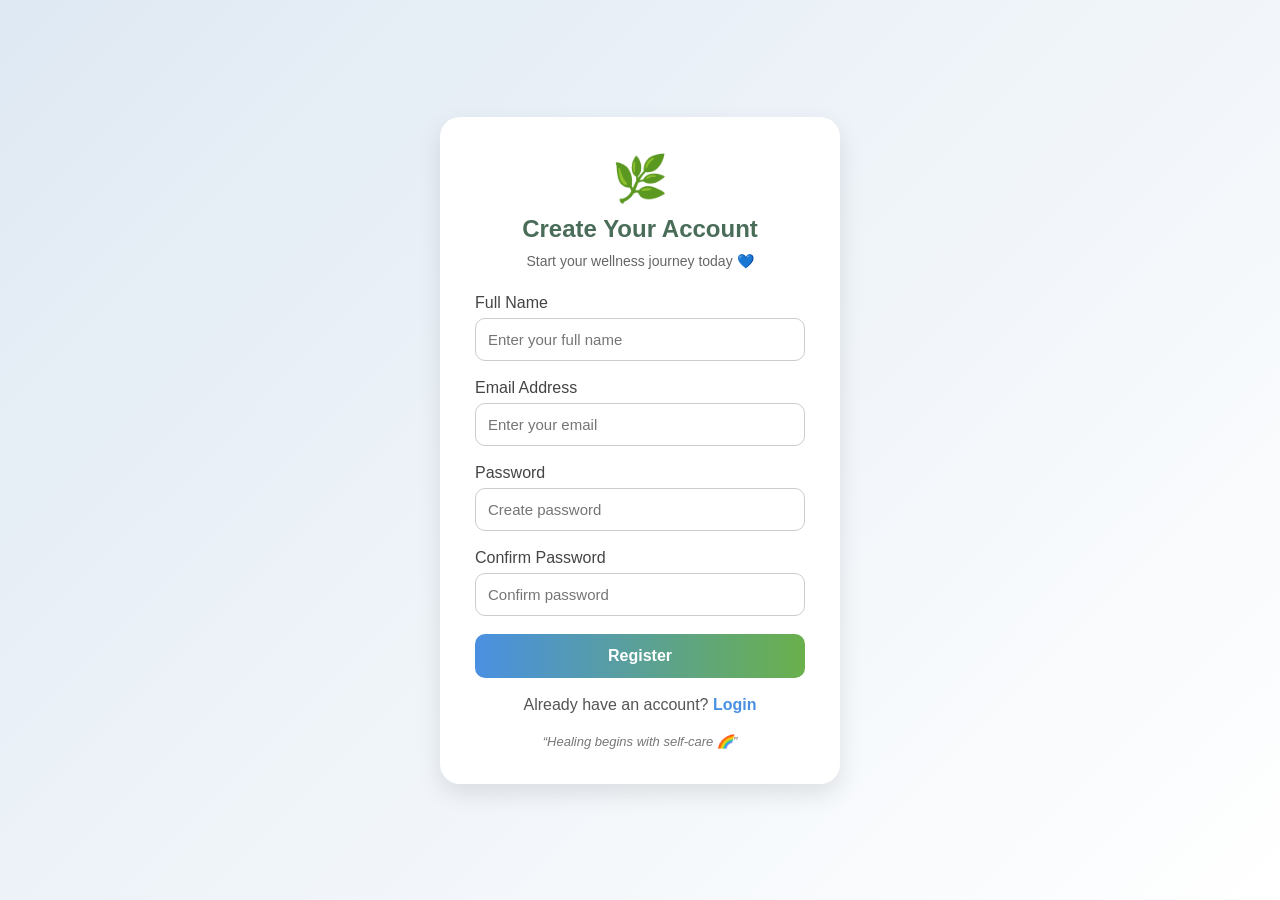
<file: index.html>
<!DOCTYPE html>
<html lang="en">
<head>
  <meta charset="UTF-8">
  <meta name="viewport"
    content="width=device-width, initial-scale=1.0"/>

  <title>Register - MindWell</title>

  <style>

    *{
      margin:0;
      padding:0;
      box-sizing:border-box;
      font-family:'Segoe UI',Tahoma,sans-serif;
    }

    body{

      height:100vh;
      display:flex;
      justify-content:center;
      align-items:center;

      background:
      linear-gradient(
        135deg,
        #dfe9f3,
        #ffffff
      );
    }

    .register-container{

      width:400px;
      background:white;
      padding:35px;
      border-radius:20px;

      box-shadow:
      0 10px 25px rgba(0,0,0,0.1);

      animation:fadeIn 1s ease;
    }

    .logo{

      text-align:center;
      font-size:45px;
      margin-bottom:10px;
    }

    .register-container h2{

      text-align:center;
      margin-bottom:10px;
      color:#4a6d5a;
    }

    .subtitle{

      text-align:center;
      color:#666;
      margin-bottom:25px;
      font-size:14px;
    }

    .input-group{

      margin-bottom:18px;
    }

    .input-group label{

      display:block;
      margin-bottom:6px;
      color:#444;
      font-weight:500;
    }

    .input-group input{

      width:100%;
      padding:12px;
      border:1px solid #ccc;
      border-radius:10px;
      outline:none;
      font-size:15px;
      transition:0.3s;
    }

    .input-group input:focus{

      border-color:#4a90e2;
      box-shadow:
      0 0 8px rgba(74,144,226,0.3);
    }

    .register-btn{

      width:100%;
      padding:13px;

      background:
      linear-gradient(
        90deg,
        #4a90e2,
        #6ab04c
      );

      color:white;
      border:none;
      border-radius:10px;
      cursor:pointer;
      font-size:16px;
      font-weight:bold;

      transition:0.3s;
    }

    .register-btn:hover{

      transform:scale(1.02);
      opacity:0.95;
    }

    .login-text{

      text-align:center;
      margin-top:18px;
      color:#555;
    }

    .login-text a{

      color:#4a90e2;
      text-decoration:none;
      font-weight:bold;
    }

    .quote{

      text-align:center;
      margin-top:20px;
      font-size:13px;
      color:#777;
      font-style:italic;
    }

    @keyframes fadeIn{

      from{
        opacity:0;
        transform:translateY(20px);
      }

      to{
        opacity:1;
        transform:translateY(0);
      }
    }

  </style>
</head>

<body>

<div class="register-container">

  <div class="logo">
    🌿
  </div>

  <h2>
    Create Your Account
  </h2>

  <p class="subtitle">
    Start your wellness journey today 💙
  </p>

  <form id="registerForm">

    <div class="input-group">

      <label>
        Full Name
      </label>

      <input
        type="text"
        id="name"
        placeholder="Enter your full name"
        required>

    </div>

    <div class="input-group">

      <label>
        Email Address
      </label>

      <input
        type="email"
        id="email"
        placeholder="Enter your email"
        required>

    </div>

    <div class="input-group">

      <label>
        Password
      </label>

      <input
        type="password"
        id="password"
        placeholder="Create password"
        required>

    </div>

    <div class="input-group">

      <label>
        Confirm Password
      </label>

      <input
        type="password"
        id="confirmPassword"
        placeholder="Confirm password"
        required>

    </div>

    <button
      type="submit"
      class="register-btn">

      Register

    </button>

  </form>

  <div class="login-text">

    Already have an account?

    <a href="login.html">
      Login
    </a>

  </div>

  <div class="quote">

    “Healing begins with self-care 🌈”

  </div>

</div>

<script>

const registerForm =
document.getElementById(
  "registerForm"
);

registerForm.addEventListener(
  "submit",
  function(e){

    e.preventDefault();

    const name =
      document.getElementById(
        "name"
      ).value;

    const email =
      document.getElementById(
        "email"
      ).value;

    const password =
      document.getElementById(
        "password"
      ).value;

    const confirmPassword =
      document.getElementById(
        "confirmPassword"
      ).value;

    if(password !== confirmPassword){

      alert(
        "Passwords do not match"
      );

      return;
    }

    // Save user data

    localStorage.setItem(
      "userName",
      name
    );

    localStorage.setItem(
      "userEmail",
      email
    );

    localStorage.setItem(
      "userPassword",
      password
    );

    alert(
      "Registration Successful 💙"
    );

    // Redirect to login page

    window.location.href =
      "login.html";
});

</script>

</body>
</html>
</file>
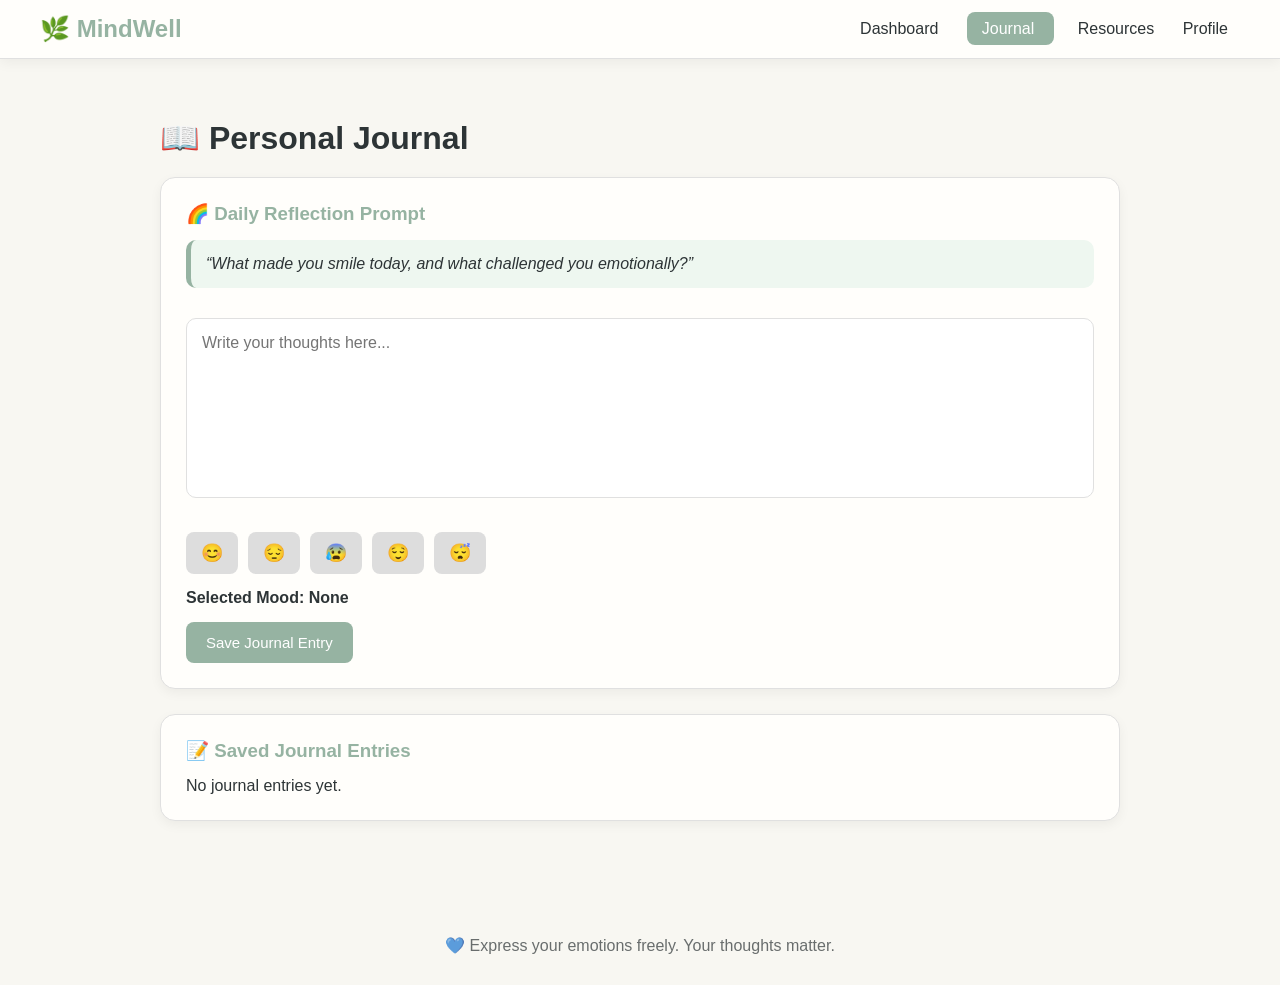
<file: journal.html>
<!DOCTYPE html>
<html lang="en">
<head>
  <meta charset="UTF-8" />
  <meta name="viewport" content="width=device-width, initial-scale=1.0"/>
  <title>MindWell Journal</title>

  <style>

    :root{

      --bg-color:#f8f7f2;
      --card-bg:#fffefb;
      --text-main:#2d3436;
      --accent-green:#96b3a2;
      --border-color:#e0e0e0;
      --shadow:0 4px 12px rgba(0,0,0,0.05);
    }

    *{

      margin:0;
      padding:0;
      box-sizing:border-box;
      font-family:'Segoe UI',Tahoma,sans-serif;
    }

    body{

      background:var(--bg-color);
      color:var(--text-main);
    }

    header{

      display:flex;
      justify-content:space-between;
      align-items:center;
      padding:15px 40px;
      background:var(--card-bg);
      border-bottom:1px solid var(--border-color);
      box-shadow:var(--shadow);
    }

    .logo{

      font-size:24px;
      font-weight:bold;
      color:var(--accent-green);
    }

    nav a{

      margin:0 12px;
      text-decoration:none;
      color:var(--text-main);
      font-weight:500;
    }

    nav a.active{

      background:var(--accent-green);
      color:white;
      padding:8px 15px;
      border-radius:8px;
    }

    .container{

      max-width:1000px;
      margin:40px auto;
      padding:20px;
    }

    .card{

      background:var(--card-bg);
      padding:25px;
      border-radius:15px;
      box-shadow:var(--shadow);
      border:1px solid var(--border-color);
      margin-bottom:25px;
    }

    h1{

      margin-bottom:20px;
    }

    h3{

      margin-bottom:15px;
      color:var(--accent-green);
    }

    textarea{

      width:100%;
      height:180px;
      padding:15px;
      border-radius:10px;
      border:1px solid var(--border-color);
      resize:none;
      font-size:16px;
      margin-top:10px;
      outline:none;
    }

    textarea:focus{

      border:1px solid var(--accent-green);
    }

    button{

      background:var(--accent-green);
      color:white;
      border:none;
      padding:12px 20px;
      border-radius:8px;
      cursor:pointer;
      margin-top:15px;
      font-size:15px;
    }

    button:hover{

      opacity:0.9;
    }

    .prompt{

      background:#eef7f0;
      padding:15px;
      border-left:5px solid var(--accent-green);
      border-radius:10px;
      margin-bottom:20px;
      font-style:italic;
    }

    .entry{

      background:#f9f9f9;
      padding:15px;
      border-radius:10px;
      margin-top:15px;
      border-left:4px solid var(--accent-green);
    }

    .mood-buttons{

      display:flex;
      gap:10px;
      margin-top:15px;
      flex-wrap:wrap;
    }

    .mood-btn{

      padding:10px 15px;
      border:none;
      border-radius:8px;
      cursor:pointer;
      background:#ddd;
      font-size:18px;
    }

    .mood-btn:hover{

      transform:scale(1.05);
    }

    footer{

      text-align:center;
      padding:30px;
      opacity:0.7;
    }

  </style>
</head>

<body>

<header>

  <div class="logo">
    🌿 MindWell
  </div>

  <nav>

    <a href="dashboard.html">
      Dashboard
    </a>

    <a href="journal.html" class="active">
      Journal
    </a>

    <a href="#">
      Resources
    </a>

    <a href="#">
      Profile
    </a>

  </nav>

</header>

<div class="container">

  <h1>
    📖 Personal Journal
  </h1>

  <!-- Journal Prompt -->

  <div class="card">

    <h3>
      🌈 Daily Reflection Prompt
    </h3>

    <div class="prompt">

      “What made you smile today,
      and what challenged you emotionally?”

    </div>

    <textarea
      id="journalText"
      placeholder="Write your thoughts here..."
    ></textarea>

    <!-- Mood Selection -->

    <div class="mood-buttons">

      <button class="mood-btn"
        onclick="selectMood('😊 Happy')">

        😊

      </button>

      <button class="mood-btn"
        onclick="selectMood('😔 Sad')">

        😔

      </button>

      <button class="mood-btn"
        onclick="selectMood('😰 Stressed')">

        😰

      </button>

      <button class="mood-btn"
        onclick="selectMood('😌 Calm')">

        😌

      </button>

      <button class="mood-btn"
        onclick="selectMood('😴 Tired')">

        😴

      </button>

    </div>

    <p id="selectedMood"
      style="
        margin-top:15px;
        font-weight:bold;
      ">

      Selected Mood:
      None

    </p>

    <button onclick="saveJournal()">

      Save Journal Entry

    </button>

  </div>

  <!-- Saved Entries -->

  <div class="card">

    <h3>
      📝 Saved Journal Entries
    </h3>

    <div id="entriesContainer">

      <p>
        No journal entries yet.
      </p>

    </div>

  </div>

</div>

<footer>

  💙 Express your emotions freely.
  Your thoughts matter.

</footer>

<script>

  let selectedMood = "None";

  function selectMood(mood){

    selectedMood = mood;

    document.getElementById(
      "selectedMood"
    ).innerText =
      "Selected Mood: " + mood;
  }

  function saveJournal(){

    const text =
      document.getElementById(
        "journalText"
      ).value;

    if(text.trim() === ""){

      alert(
        "Please write something first."
      );

      return;
    }

    const container =
      document.getElementById(
        "entriesContainer"
      );

    if(container.innerHTML.includes(
      "No journal entries yet."
    )){

      container.innerHTML = "";
    }

    const entry =
      document.createElement("div");

    entry.classList.add("entry");

    const date =
      new Date().toLocaleString();

    entry.innerHTML = `

      <p>
        <strong>📅 ${date}</strong>
      </p>

      <p>
        <strong>${selectedMood}</strong>
      </p>

      <br>

      <p>${text}</p>
    `;

    container.prepend(entry);

    alert(
      "Journal Saved Successfully 💙"
    );

    document.getElementById(
      "journalText"
    ).value = "";

    document.getElementById(
      "selectedMood"
    ).innerText =
      "Selected Mood: None";

    selectedMood = "None";
  }

</script>

</body>
</html>
</file>
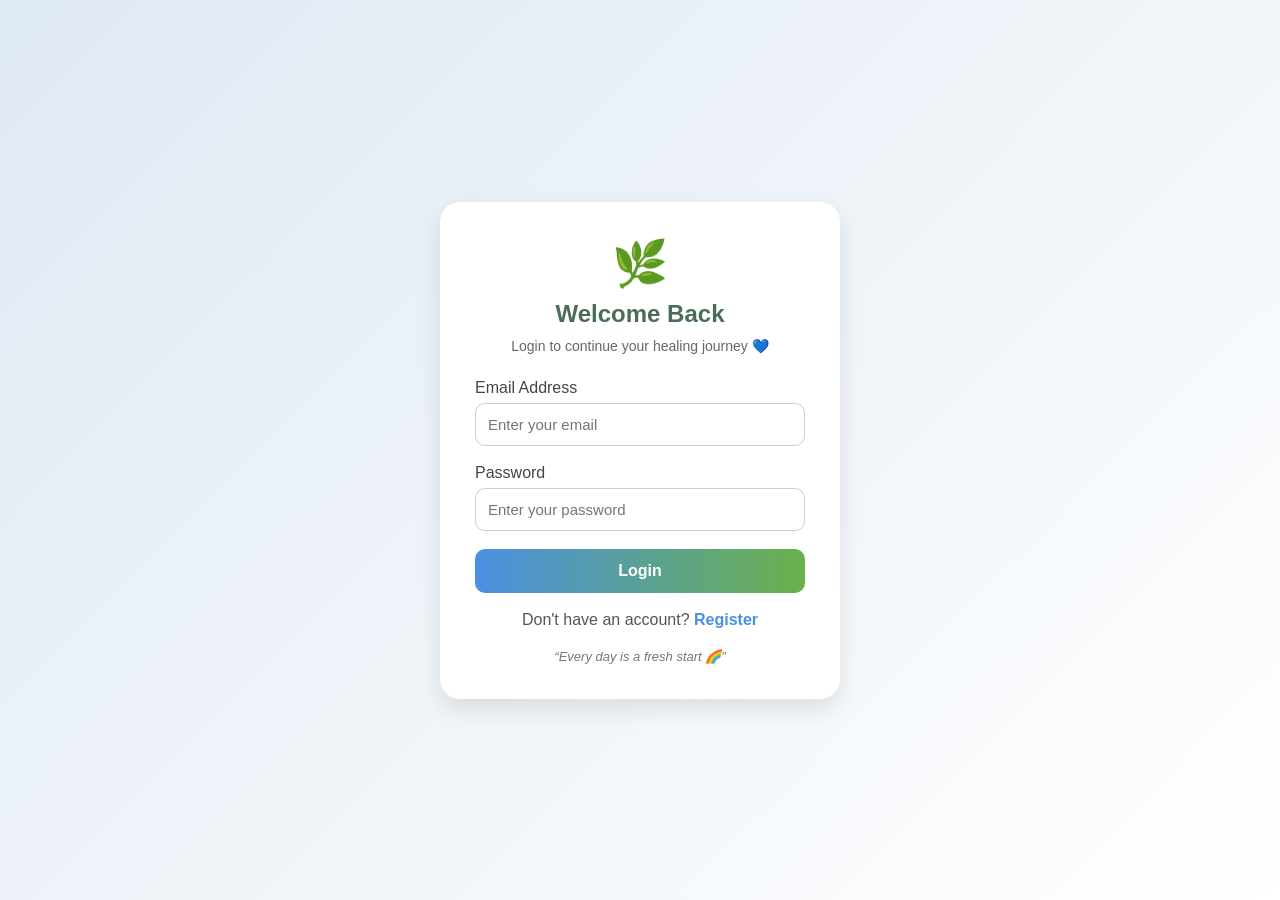
<file: login.html>
<!DOCTYPE html>
<html lang="en">
<head>
  <meta charset="UTF-8"/>
  <meta name="viewport"
    content="width=device-width, initial-scale=1.0"/>

  <title>Login - MindWell</title>

  <style>

    *{
      margin:0;
      padding:0;
      box-sizing:border-box;
      font-family:'Segoe UI',Tahoma,sans-serif;
    }

    body{

      height:100vh;
      display:flex;
      justify-content:center;
      align-items:center;

      background:
      linear-gradient(
        135deg,
        #dfe9f3,
        #ffffff
      );
    }

    .login-container{

      width:400px;
      background:white;
      padding:35px;
      border-radius:20px;

      box-shadow:
      0 10px 25px rgba(0,0,0,0.1);

      animation:fadeIn 1s ease;
    }

    .logo{

      text-align:center;
      font-size:45px;
      margin-bottom:10px;
    }

    .login-container h2{

      text-align:center;
      margin-bottom:10px;
      color:#4a6d5a;
    }

    .subtitle{

      text-align:center;
      color:#666;
      margin-bottom:25px;
      font-size:14px;
    }

    .input-group{

      margin-bottom:18px;
    }

    .input-group label{

      display:block;
      margin-bottom:6px;
      color:#444;
      font-weight:500;
    }

    .input-group input{

      width:100%;
      padding:12px;
      border:1px solid #ccc;
      border-radius:10px;
      outline:none;
      font-size:15px;
      transition:0.3s;
    }

    .input-group input:focus{

      border-color:#4a90e2;

      box-shadow:
      0 0 8px rgba(74,144,226,0.3);
    }

    .login-btn{

      width:100%;
      padding:13px;

      background:
      linear-gradient(
        90deg,
        #4a90e2,
        #6ab04c
      );

      color:white;
      border:none;
      border-radius:10px;
      cursor:pointer;
      font-size:16px;
      font-weight:bold;

      transition:0.3s;
    }

    .login-btn:hover{

      transform:scale(1.02);
      opacity:0.95;
    }

    .signup-text{

      text-align:center;
      margin-top:18px;
      color:#555;
    }

    .signup-text a{

      color:#4a90e2;
      text-decoration:none;
      font-weight:bold;
    }

    .quote{

      text-align:center;
      margin-top:20px;
      font-size:13px;
      color:#777;
      font-style:italic;
    }

    @keyframes fadeIn{

      from{
        opacity:0;
        transform:translateY(20px);
      }

      to{
        opacity:1;
        transform:translateY(0);
      }
    }

  </style>
</head>

<body>

<div class="login-container">

  <div class="logo">
    🌿
  </div>

  <h2>
    Welcome Back
  </h2>

  <p class="subtitle">
    Login to continue your healing journey 💙
  </p>

  <form id="loginForm">

    <div class="input-group">

      <label>
        Email Address
      </label>

      <input
        type="email"
        id="email"
        placeholder="Enter your email"
        required>

    </div>

    <div class="input-group">

      <label>
        Password
      </label>

      <input
        type="password"
        id="password"
        placeholder="Enter your password"
        required>

    </div>

    <button
      type="submit"
      class="login-btn">

      Login

    </button>

  </form>

  <div class="signup-text">

    Don't have an account?

    <a href="register.html">
      Register
    </a>

  </div>

  <div class="quote">

    “Every day is a fresh start 🌈”

  </div>

</div>

<script>

const loginForm =
document.getElementById(
  "loginForm"
);

loginForm.addEventListener(
  "submit",
  function(e){

    e.preventDefault();

    const email =
      document.getElementById(
        "email"
      ).value;

    const password =
      document.getElementById(
        "password"
      ).value;

    // Get saved user data

    const savedEmail =
      localStorage.getItem(
        "userEmail"
      );

    const savedPassword =
      localStorage.getItem(
        "userPassword"
      );

    // Check if user exists

    if(!savedEmail){

      alert(
        "Please register first"
      );

      return;
    }

    // Validate login

    if(
      email === savedEmail &&
      password === savedPassword
    ){

      alert(
        "Login Successful 💙"
      );

      // Redirect to dashboard

      window.location.href =
        "dashboard.html";
    }

    else{

      alert(
        "Invalid Email or Password"
      );
    }

});

</script>

</body>
</html>
</file>
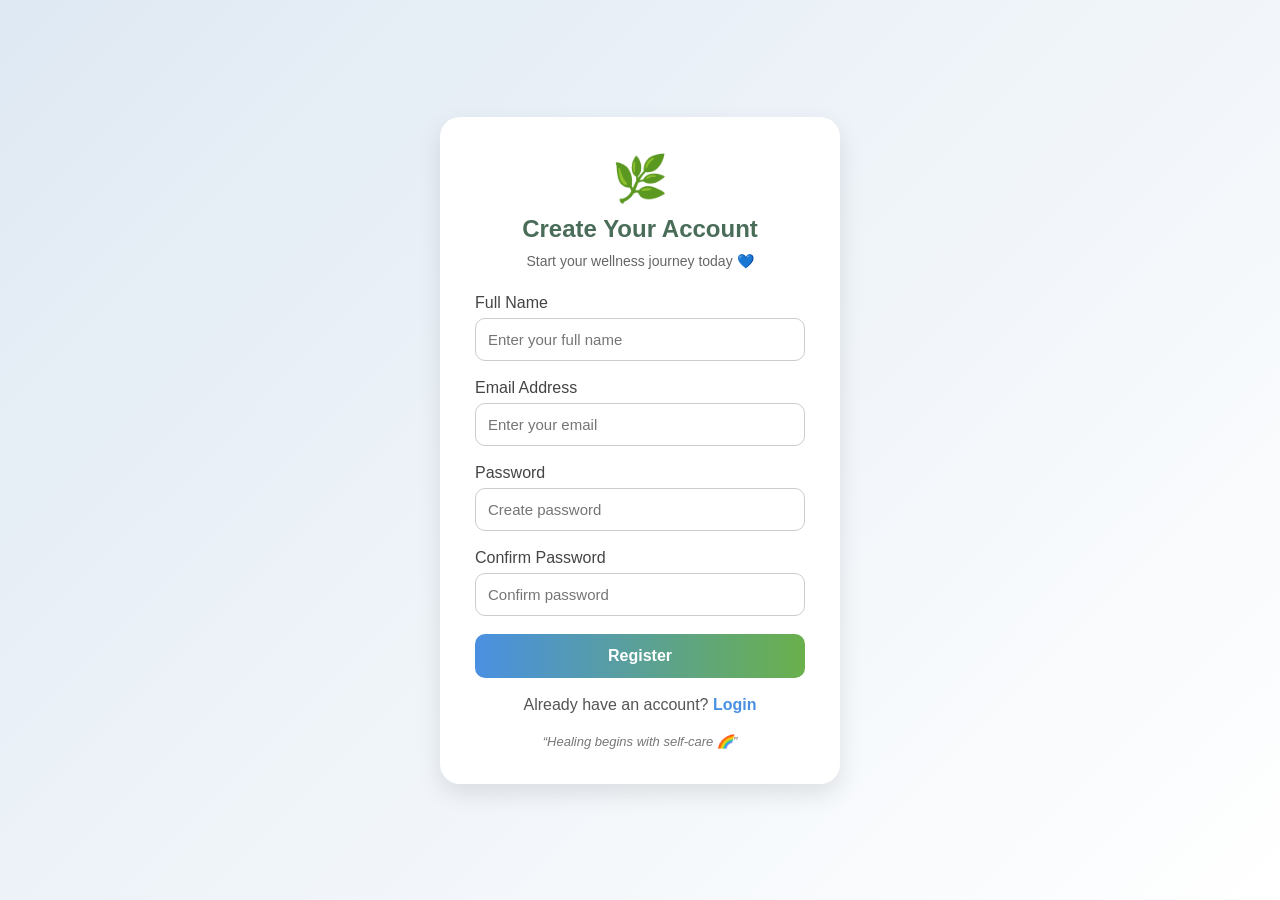
<file: register.html>
<!DOCTYPE html>
<html lang="en">
<head>
  <meta charset="UTF-8">
  <meta name="viewport"
    content="width=device-width, initial-scale=1.0"/>

  <title>Register - MindWell</title>

  <style>

    *{
      margin:0;
      padding:0;
      box-sizing:border-box;
      font-family:'Segoe UI',Tahoma,sans-serif;
    }

    body{

      height:100vh;
      display:flex;
      justify-content:center;
      align-items:center;

      background:
      linear-gradient(
        135deg,
        #dfe9f3,
        #ffffff
      );
    }

    .register-container{

      width:400px;
      background:white;
      padding:35px;
      border-radius:20px;

      box-shadow:
      0 10px 25px rgba(0,0,0,0.1);

      animation:fadeIn 1s ease;
    }

    .logo{

      text-align:center;
      font-size:45px;
      margin-bottom:10px;
    }

    .register-container h2{

      text-align:center;
      margin-bottom:10px;
      color:#4a6d5a;
    }

    .subtitle{

      text-align:center;
      color:#666;
      margin-bottom:25px;
      font-size:14px;
    }

    .input-group{

      margin-bottom:18px;
    }

    .input-group label{

      display:block;
      margin-bottom:6px;
      color:#444;
      font-weight:500;
    }

    .input-group input{

      width:100%;
      padding:12px;
      border:1px solid #ccc;
      border-radius:10px;
      outline:none;
      font-size:15px;
      transition:0.3s;
    }

    .input-group input:focus{

      border-color:#4a90e2;
      box-shadow:
      0 0 8px rgba(74,144,226,0.3);
    }

    .register-btn{

      width:100%;
      padding:13px;

      background:
      linear-gradient(
        90deg,
        #4a90e2,
        #6ab04c
      );

      color:white;
      border:none;
      border-radius:10px;
      cursor:pointer;
      font-size:16px;
      font-weight:bold;

      transition:0.3s;
    }

    .register-btn:hover{

      transform:scale(1.02);
      opacity:0.95;
    }

    .login-text{

      text-align:center;
      margin-top:18px;
      color:#555;
    }

    .login-text a{

      color:#4a90e2;
      text-decoration:none;
      font-weight:bold;
    }

    .quote{

      text-align:center;
      margin-top:20px;
      font-size:13px;
      color:#777;
      font-style:italic;
    }

    @keyframes fadeIn{

      from{
        opacity:0;
        transform:translateY(20px);
      }

      to{
        opacity:1;
        transform:translateY(0);
      }
    }

  </style>
</head>

<body>

<div class="register-container">

  <div class="logo">
    🌿
  </div>

  <h2>
    Create Your Account
  </h2>

  <p class="subtitle">
    Start your wellness journey today 💙
  </p>

  <form id="registerForm">

    <div class="input-group">

      <label>
        Full Name
      </label>

      <input
        type="text"
        id="name"
        placeholder="Enter your full name"
        required>

    </div>

    <div class="input-group">

      <label>
        Email Address
      </label>

      <input
        type="email"
        id="email"
        placeholder="Enter your email"
        required>

    </div>

    <div class="input-group">

      <label>
        Password
      </label>

      <input
        type="password"
        id="password"
        placeholder="Create password"
        required>

    </div>

    <div class="input-group">

      <label>
        Confirm Password
      </label>

      <input
        type="password"
        id="confirmPassword"
        placeholder="Confirm password"
        required>

    </div>

    <button
      type="submit"
      class="register-btn">

      Register

    </button>

  </form>

  <div class="login-text">

    Already have an account?

    <a href="login.html">
      Login
    </a>

  </div>

  <div class="quote">

    “Healing begins with self-care 🌈”

  </div>

</div>

<script>

const registerForm =
document.getElementById(
  "registerForm"
);

registerForm.addEventListener(
  "submit",
  function(e){

    e.preventDefault();

    const name =
      document.getElementById(
        "name"
      ).value;

    const email =
      document.getElementById(
        "email"
      ).value;

    const password =
      document.getElementById(
        "password"
      ).value;

    const confirmPassword =
      document.getElementById(
        "confirmPassword"
      ).value;

    if(password !== confirmPassword){

      alert(
        "Passwords do not match"
      );

      return;
    }

    // Save user data

    localStorage.setItem(
      "userName",
      name
    );

    localStorage.setItem(
      "userEmail",
      email
    );

    localStorage.setItem(
      "userPassword",
      password
    );

    alert(
      "Registration Successful 💙"
    );

    // Redirect to login page

    window.location.href =
      "login.html";
});

</script>

</body>
</html>
</file>
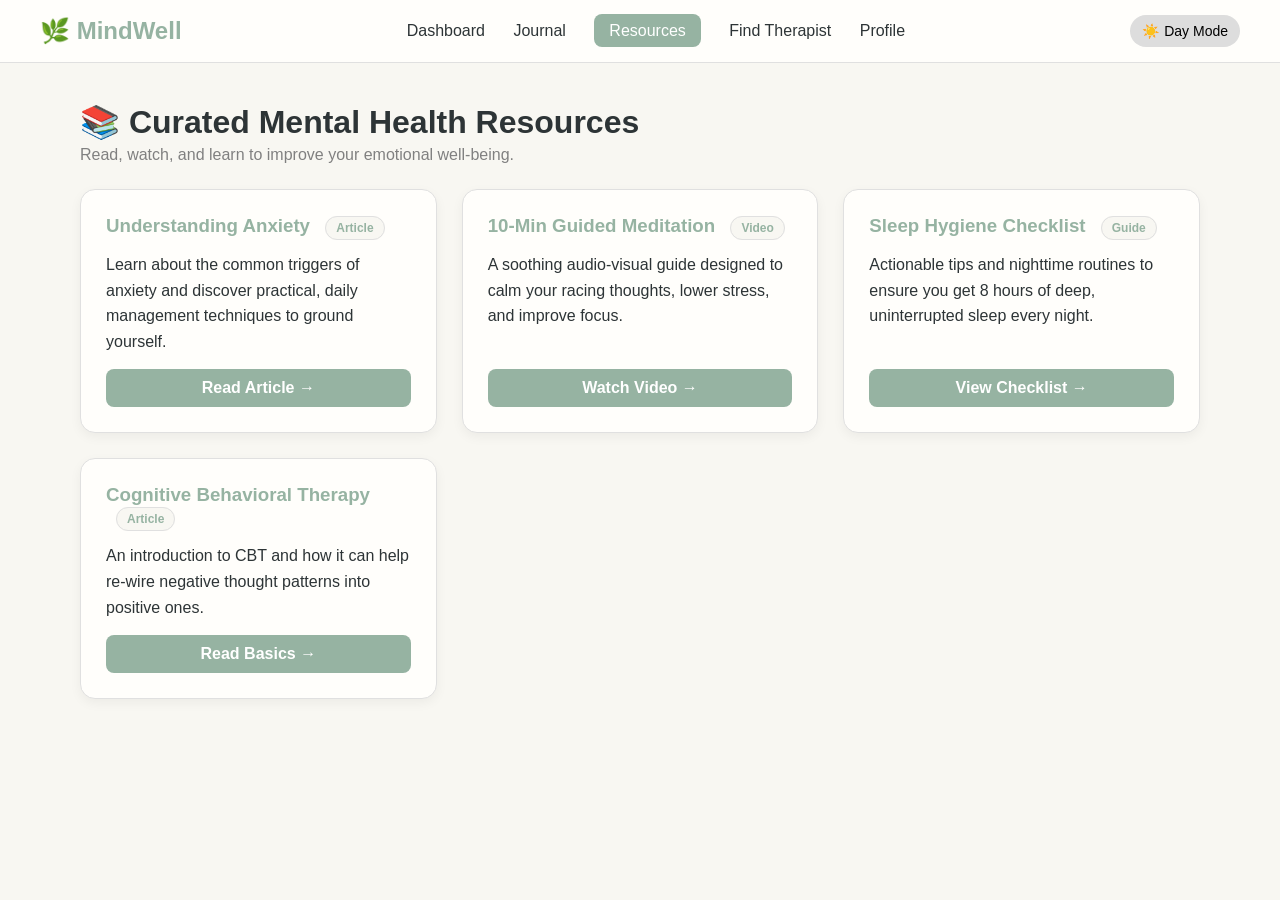
<file: resouce.html>
<!DOCTYPE html>
<html lang="en">
<head>
  <meta charset="UTF-8" />
  <meta name="viewport" content="width=device-width, initial-scale=1.0"/>
  <title>MindWell - Resources</title>
  <style>
    :root{ --bg-color:#f8f7f2; --card-bg:#fffefb; --text-main:#2d3436; --accent-green:#96b3a2; --accent-red:#b33939; --border-color:#e0e0e0; --shadow:0 4px 12px rgba(0,0,0,0.05); }
    body.dark-mode{ --bg-color:#1a252f; --card-bg:#2c3e50; --text-main:#ecf0f1; --accent-green:#4a6d5a; --border-color:#34495e; --shadow:0 4px 12px rgba(0,0,0,0.3); }
    *{ margin:0; padding:0; box-sizing:border-box; font-family:'Segoe UI',Tahoma,sans-serif; transition:0.3s ease; }
    body{ background-color:var(--bg-color); color:var(--text-main); }
    header{ display:flex; justify-content:space-between; align-items:center; padding:15px 40px; background:var(--card-bg); border-bottom:1px solid var(--border-color); position:sticky; top:0; z-index:1000; }
    .logo{ font-size:24px; font-weight:bold; color:var(--accent-green); display:flex; align-items:center; gap:8px; text-decoration:none; }
    nav a{ margin:0 12px; text-decoration:none; color:var(--text-main); font-weight:500; }
    nav a.active{ background:var(--accent-green); color:white; padding:8px 15px; border-radius:8px; }
    .controls{ display:flex; align-items:center; gap:15px; }
    #theme-toggle{ cursor:pointer; background:#ddd; border:none; border-radius:20px; padding:8px 12px; display:flex; align-items:center; gap:5px; font-size:14px; }
    body.dark-mode #theme-toggle{ background:#444; color:white; }
    .container{ padding:40px; max-width:1200px; margin:auto; }
    .card{ background:var(--card-bg); border-radius:15px; padding:25px; box-shadow:var(--shadow); border:1px solid var(--border-color); display:flex; flex-direction:column; justify-content:space-between;}
    .resource-grid{ display:grid; grid-template-columns:repeat(auto-fit, minmax(300px, 1fr)); gap:25px; margin-top:25px; }
    .badge { font-size:12px; background:var(--bg-color); border: 1px solid var(--border-color); padding:4px 10px; border-radius:12px; margin-left:10px; }
    .btn{ display:inline-block; margin-top:15px; color:white; background:var(--accent-green); padding:10px 15px; border-radius:8px; text-decoration:none; text-align:center; font-weight:bold; }
    .btn:hover { opacity: 0.9; }
  </style>
</head>
<body>

<header>
  <a href="index.html" class="logo">🌿 MindWell</a>
  <nav>
    <a href="index.html">Dashboard</a>
    <a href="journal.html">Journal</a>
    <a href="resources.html" class="active">Resources</a>
    <a href="index.html#therapistSection">Find Therapist</a>
    <a href="profile.html">Profile</a>
  </nav>
  <div class="controls">
    <button id="theme-toggle" onclick="toggleTheme()"><span id="toggle-icon">☀️</span><span id="toggle-text">Day Mode</span></button>
  </div>
</header>

<div class="container">
  <h1>📚 Curated Mental Health Resources</h1>
  <p style="color: gray; margin-top: 5px;">Read, watch, and learn to improve your emotional well-being.</p>
  
  <div class="resource-grid">
    <div class="card">
      <div>
        <h3 style="color:var(--accent-green);">Understanding Anxiety <span class="badge">Article</span></h3>
        <p style="margin-top:15px; line-height:1.6;">Learn about the common triggers of anxiety and discover practical, daily management techniques to ground yourself.</p>
      </div>
      <a href="#" class="btn">Read Article →</a>
    </div>

    <div class="card">
      <div>
        <h3 style="color:var(--accent-green);">10-Min Guided Meditation <span class="badge">Video</span></h3>
        <p style="margin-top:15px; line-height:1.6;">A soothing audio-visual guide designed to calm your racing thoughts, lower stress, and improve focus.</p>
      </div>
      <a href="#" class="btn">Watch Video →</a>
    </div>

    <div class="card">
      <div>
        <h3 style="color:var(--accent-green);">Sleep Hygiene Checklist <span class="badge">Guide</span></h3>
        <p style="margin-top:15px; line-height:1.6;">Actionable tips and nighttime routines to ensure you get 8 hours of deep, uninterrupted sleep every night.</p>
      </div>
      <a href="#" class="btn">View Checklist →</a>
    </div>

    <div class="card">
      <div>
        <h3 style="color:var(--accent-green);">Cognitive Behavioral Therapy <span class="badge">Article</span></h3>
        <p style="margin-top:15px; line-height:1.6;">An introduction to CBT and how it can help re-wire negative thought patterns into positive ones.</p>
      </div>
      <a href="#" class="btn">Read Basics →</a>
    </div>
  </div>
</div>

<script>
  function toggleTheme(){
    document.body.classList.toggle("dark-mode");
    const icon = document.getElementById("toggle-icon");
    const text = document.getElementById("toggle-text");
    if(document.body.classList.contains("dark-mode")){
      icon.innerText = "🌙"; text.innerText = "Dark Mode";
    } else {
      icon.innerText = "☀️"; text.innerText = "Day Mode";
    }
  }
</script>
</body>
</html>
</file>
